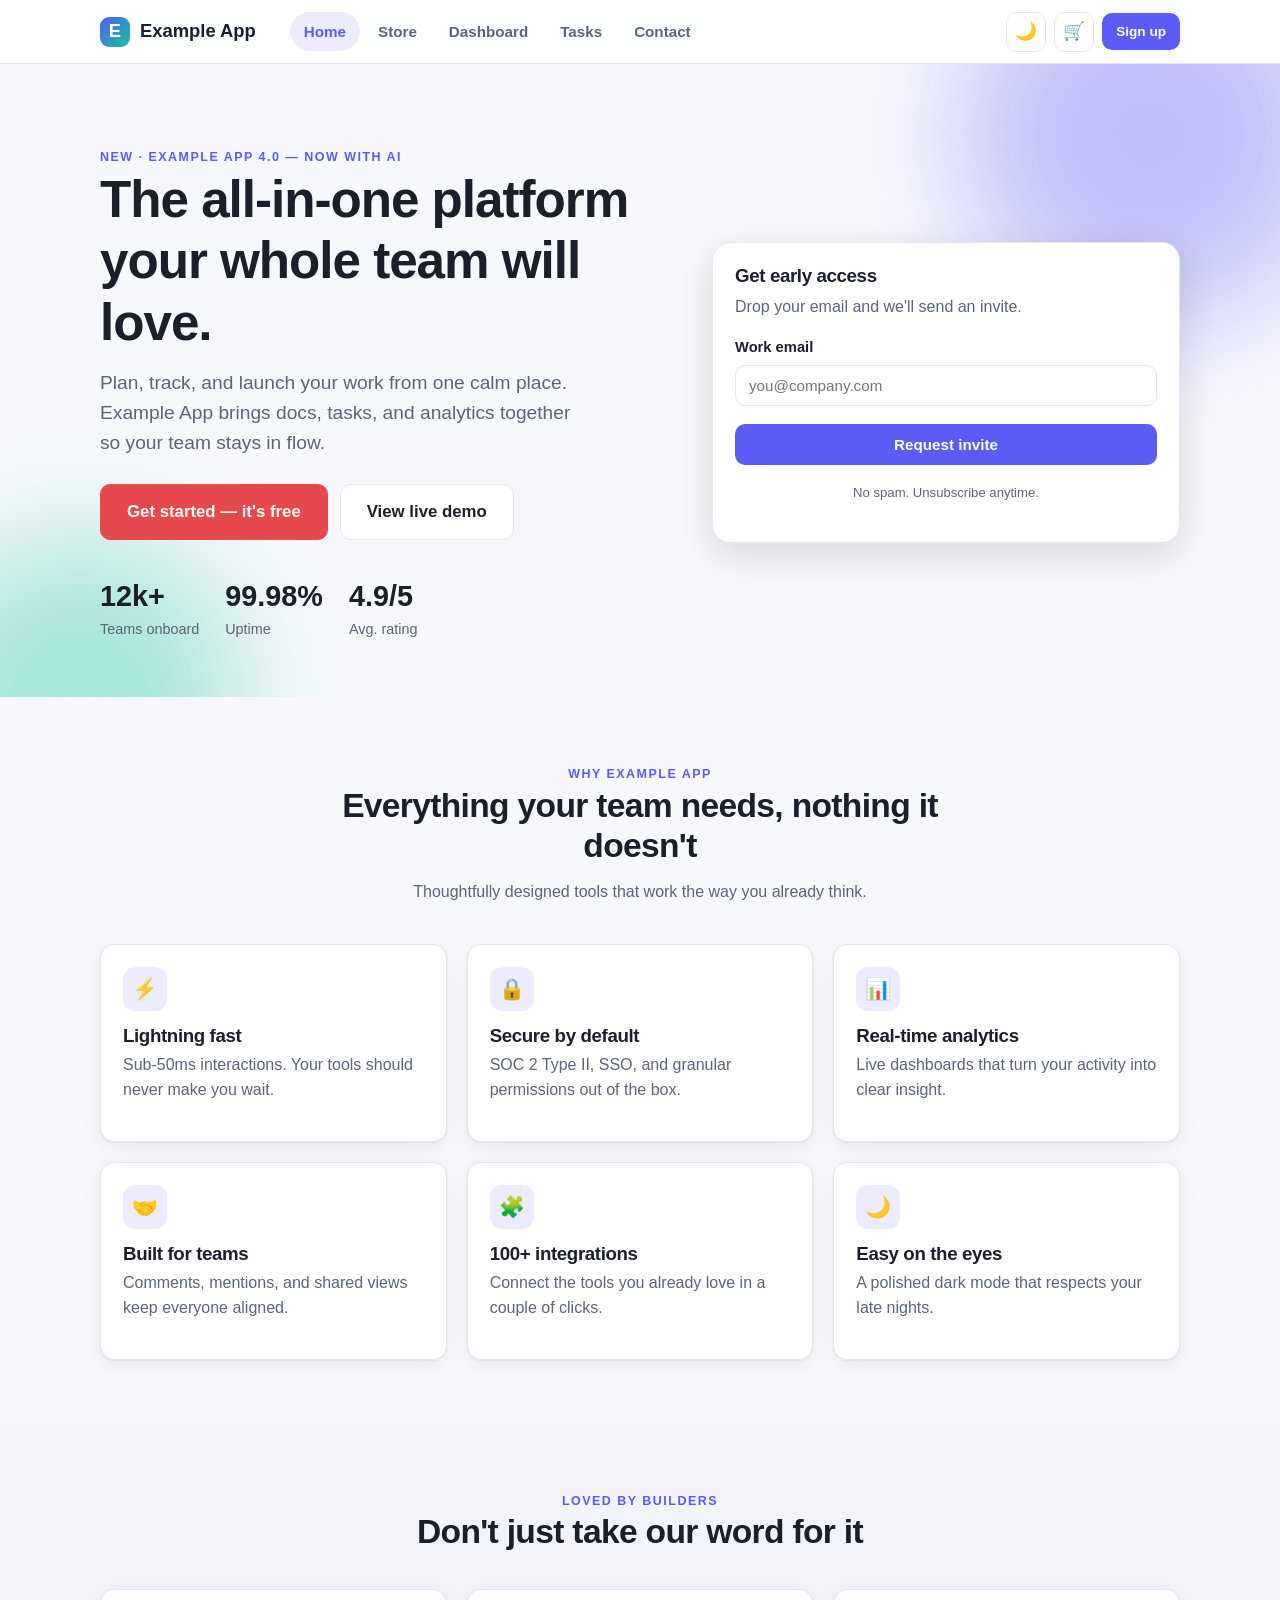
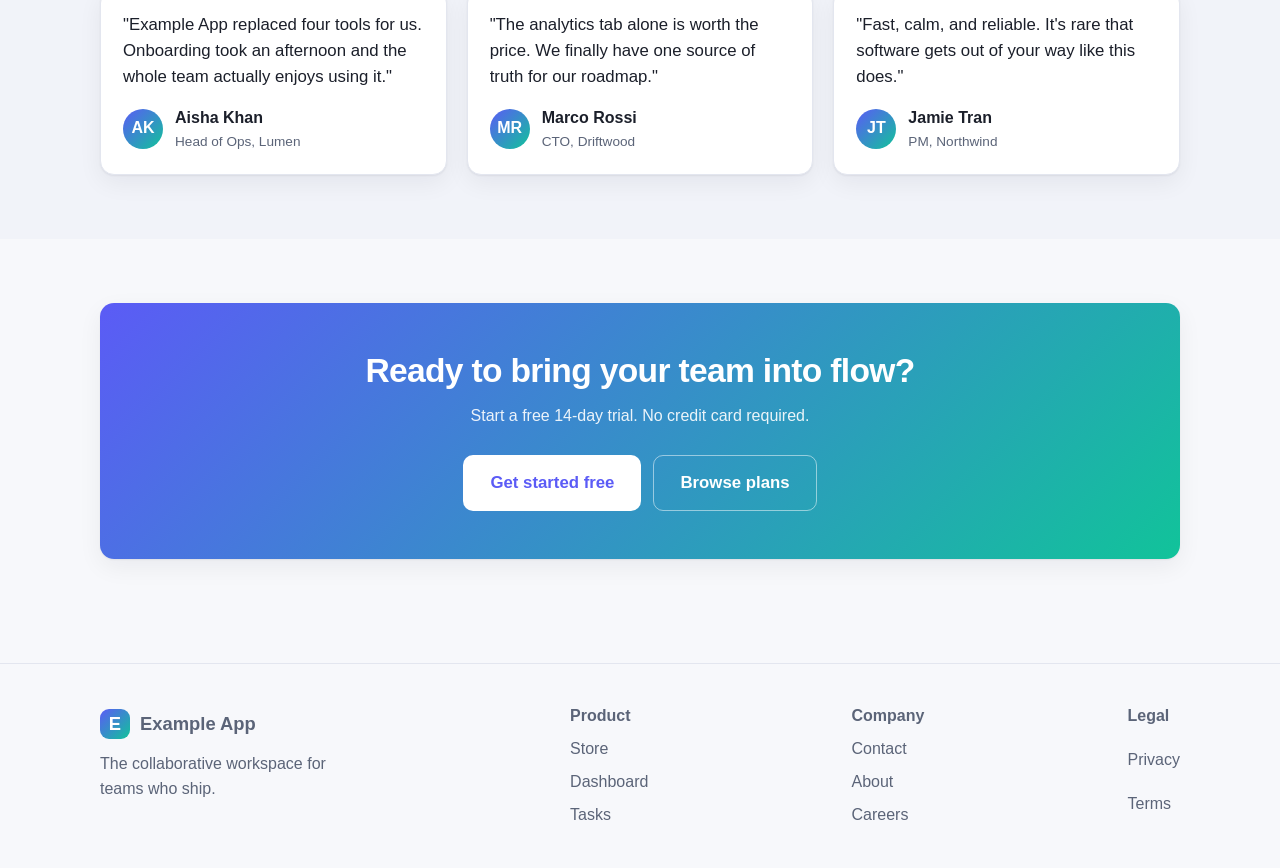
<file: index.html>
<!DOCTYPE html>
<html lang="en">
<head>
  <meta charset="UTF-8" />
  <meta name="viewport" content="width=device-width, initial-scale=1.0" />
  <title>Example App — The workspace for teams who ship</title>
  <link rel="icon" href="data:image/svg+xml,<svg xmlns='http://www.w3.org/2000/svg' viewBox='0 0 100 100'><text y='.9em' font-size='90'>☁️</text></svg>" />
  <link rel="stylesheet" href="styles.css" />
</head>
<body data-page="home">

  <!-- ============================ NAV ============================ -->
  <nav class="nav">
    <div class="nav__inner">
      <a class="brand" href="index.html"><span class="brand__logo">E</span> Example App</a>
      <div class="nav__links">
        <a class="nav__link" data-nav="home" href="index.html">Home</a>
        <a class="nav__link" data-nav="products" href="products.html">Store</a>
        <a class="nav__link" data-nav="dashboard" href="dashboard.html">Dashboard</a>
        <a class="nav__link" data-nav="tasks" href="tasks.html">Tasks</a>
        <a class="nav__link" data-nav="contact" href="contact.html">Contact</a>
      </div>
      <div class="nav__spacer"></div>
      <div class="nav__actions">
        <button id="themeToggle" class="icon-btn" aria-label="Toggle theme">🌙</button>
        <a class="icon-btn" href="products.html" aria-label="View cart" title="Cart">🛒<span id="cartBadge" class="cart-badge" style="display:none">0</span></a>
        <a class="btn btn--primary btn--sm" href="contact.html">Sign up</a>
        <button id="menuToggle" class="icon-btn nav__toggle" aria-label="Open menu">☰</button>
      </div>
    </div>
  </nav>

  <!-- ============================ HERO ============================ -->
  <header class="hero">
    <span class="blob blob--1"></span>
    <span class="blob blob--2"></span>
    <div class="container hero__grid">
      <div>
        <span class="eyebrow">New · Example App 4.0 — now with AI</span>
        <h1>The all-in-one platform your whole team will love.</h1>
        <p class="hero__lead">Plan, track, and launch your work from one calm place. Example App brings docs, tasks, and analytics together so your team stays in flow.</p>
        <div class="hero__cta">
          <a class="btn btn--primary btn--lg" href="contact.html" style="background:#e5484d;border-color:#e5484d">Get started — it's free</a>
          <a class="btn btn--secondary btn--lg" href="dashboard.html">View live demo</a>
        </div>
        <div class="stat-row">
          <div><div class="stat__num">12k+</div><div class="stat__label">Teams onboard</div></div>
          <div><div class="stat__num">99.98%</div><div class="stat__label">Uptime</div></div>
          <div><div class="stat__num">4.9/5</div><div class="stat__label">Avg. rating</div></div>
        </div>
      </div>

      <div class="hero__panel">
        <h3 class="mt-0">Get early access</h3>
        <p class="muted">Drop your email and we'll send an invite.</p>
        <form id="leadForm" class="form" novalidate>
          <div class="field">
            <label for="leadEmail">Work email</label>
            <input class="input" id="leadEmail" name="email" type="email" placeholder="you@company.com" autocomplete="email" required />
          </div>
          <button class="btn btn--primary btn--block" type="submit">Request invite</button>
          <p class="field__hint center">No spam. Unsubscribe anytime.</p>
        </form>
      </div>
    </div>
  </header>

  <!-- ========================== FEATURES ========================= -->
  <section class="section" id="features">
    <div class="container">
      <div class="center" style="max-width:620px;margin:0 auto 40px">
        <span class="eyebrow">Why Example App</span>
        <h2>Everything your team needs, nothing it doesn't</h2>
        <p class="muted">Thoughtfully designed tools that work the way you already think.</p>
      </div>
      <div class="grid grid--3">
        <div class="card feature">
          <div class="feature__icon">⚡</div>
          <h3>Lightning fast</h3>
          <p class="muted">Sub-50ms interactions. Your tools should never make you wait.</p>
        </div>
        <div class="card feature">
          <div class="feature__icon">🔒</div>
          <h3>Secure by default</h3>
          <p class="muted">SOC 2 Type II, SSO, and granular permissions out of the box.</p>
        </div>
        <div class="card feature">
          <div class="feature__icon">📊</div>
          <h3>Real-time analytics</h3>
          <p class="muted">Live dashboards that turn your activity into clear insight.</p>
        </div>
        <div class="card feature">
          <div class="feature__icon">🤝</div>
          <h3>Built for teams</h3>
          <p class="muted">Comments, mentions, and shared views keep everyone aligned.</p>
        </div>
        <div class="card feature">
          <div class="feature__icon">🧩</div>
          <h3>100+ integrations</h3>
          <p class="muted">Connect the tools you already love in a couple of clicks.</p>
        </div>
        <div class="card feature">
          <div class="feature__icon">🌙</div>
          <h3>Easy on the eyes</h3>
          <p class="muted">A polished dark mode that respects your late nights.</p>
        </div>
      </div>
    </div>
  </section>

  <!-- ========================= TESTIMONIAL ======================= -->
  <section class="section" style="background:var(--surface-2)">
    <div class="container">
      <div class="center" style="max-width:620px;margin:0 auto 36px">
        <span class="eyebrow">Loved by builders</span>
        <h2>Don't just take our word for it</h2>
      </div>
      <div class="grid grid--3">
        <div class="card">
          <p class="quote">"Example App replaced four tools for us. Onboarding took an afternoon and the whole team actually enjoys using it."</p>
          <div class="quote__author"><span class="avatar">AK</span><div><strong>Aisha Khan</strong><div class="muted" style="font-size:.85rem">Head of Ops, Lumen</div></div></div>
        </div>
        <div class="card">
          <p class="quote">"The analytics tab alone is worth the price. We finally have one source of truth for our roadmap."</p>
          <div class="quote__author"><span class="avatar">MR</span><div><strong>Marco Rossi</strong><div class="muted" style="font-size:.85rem">CTO, Driftwood</div></div></div>
        </div>
        <div class="card">
          <p class="quote">"Fast, calm, and reliable. It's rare that software gets out of your way like this does."</p>
          <div class="quote__author"><span class="avatar">JT</span><div><strong>Jamie Tran</strong><div class="muted" style="font-size:.85rem">PM, Northwind</div></div></div>
        </div>
      </div>
    </div>
  </section>

  <!-- ============================ CTA ============================ -->
  <section class="section">
    <div class="container">
      <div class="card center" style="padding:48px;background:linear-gradient(135deg,var(--primary),var(--accent));border:none;color:#fff">
        <h2 style="color:#fff">Ready to bring your team into flow?</h2>
        <p style="opacity:.9;max-width:48ch;margin:0 auto 22px">Start a free 14-day trial. No credit card required.</p>
        <div class="hero__cta" style="justify-content:center">
          <a class="btn btn--lg" style="background:#fff;color:var(--primary)" href="contact.html">Get started free</a>
          <a class="btn btn--lg btn--ghost" style="color:#fff;border-color:rgba(255,255,255,.5)" href="products.html">Browse plans</a>
        </div>
      </div>
    </div>
  </section>

  <!-- =========================== FOOTER ========================== -->
  <footer class="footer">
    <div class="container footer__grid">
      <div class="footer__col">
        <a class="brand" href="index.html"><span class="brand__logo">E</span> Example App</a>
        <p class="muted" style="max-width:30ch">The collaborative workspace for teams who ship.</p>
      </div>
      <div class="footer__col">
        <strong>Product</strong>
        <a href="products.html">Store</a>
        <a href="dashboard.html">Dashboard</a>
        <a href="tasks.html">Tasks</a>
      </div>
      <div class="footer__col">
        <strong>Company</strong>
        <a href="contact.html">Contact</a>
        <a href="#">About</a>
        <a href="#">Careers</a>
      </div>
      <div class="footer__col">
        <strong>Legal</strong>
        <a href="#">Privacy</a>
        <a href="#">Terms</a>
      </div>
    </div>
  </footer>

  <script src="app.js"></script>
  <script>
    // Hero email capture
    document.getElementById("leadForm").addEventListener("submit", function (e) {
      e.preventDefault();
      var email = document.getElementById("leadEmail");
      if (!email.value || !email.checkValidity()) {
        email.focus();
        toast("Please enter a valid email");
        return;
      }
      toast("🎉 Thanks! Invite sent to " + email.value);
      email.value = "";
    });
  </script>
</body>
</html>
</file>
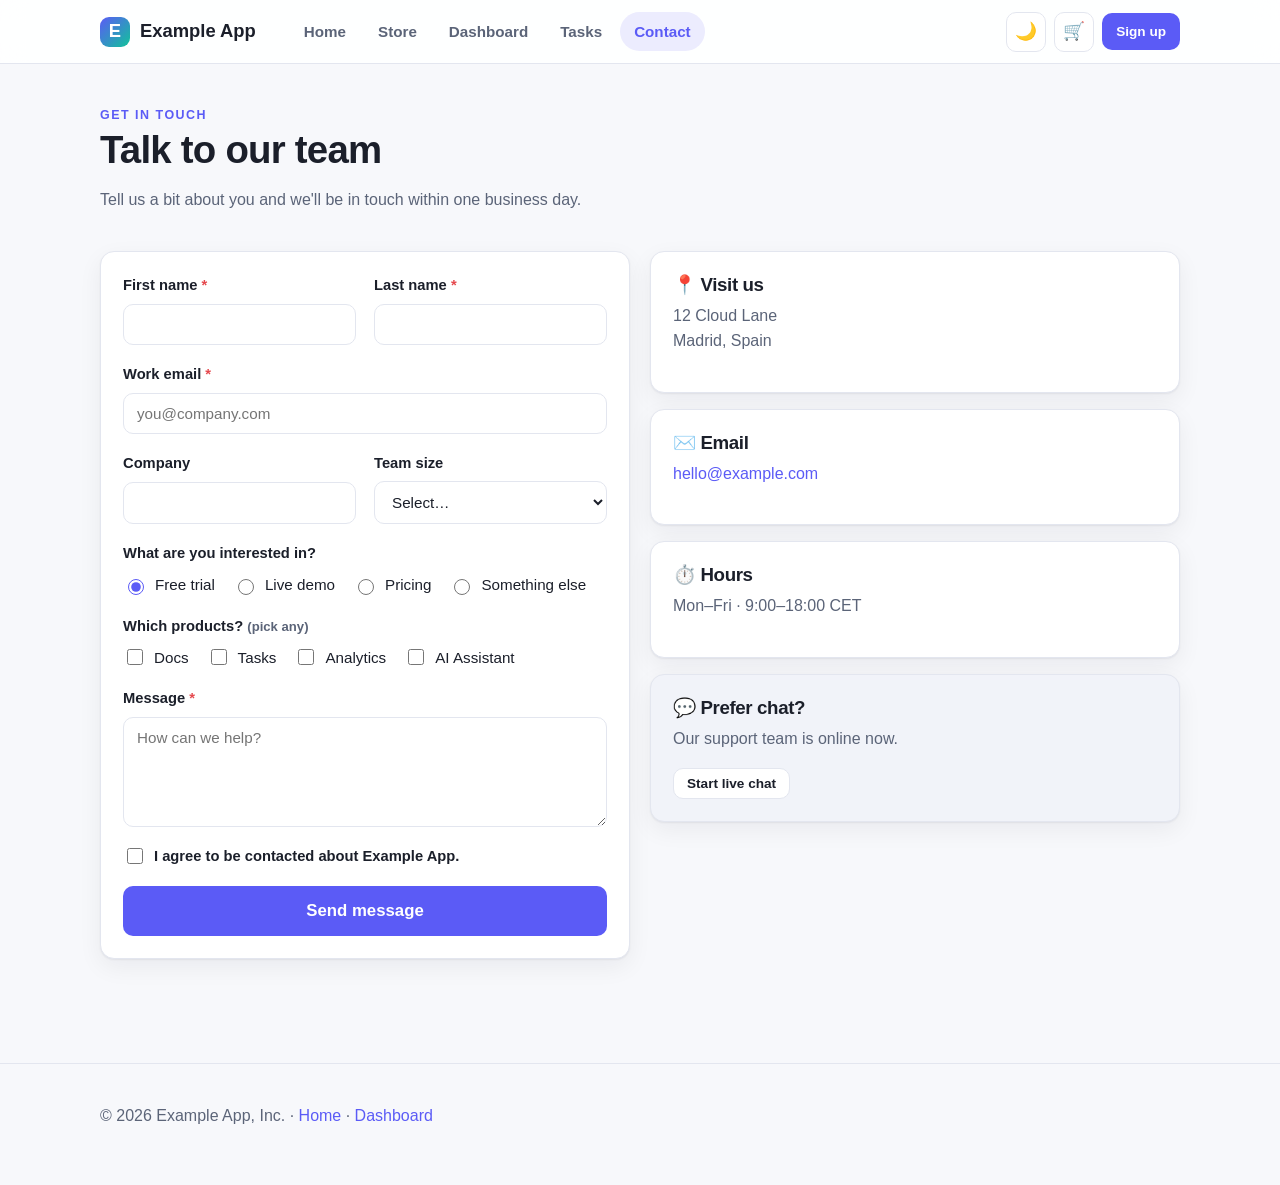
<file: contact.html>
<!DOCTYPE html>
<html lang="en">
<head>
  <meta charset="UTF-8" />
  <meta name="viewport" content="width=device-width, initial-scale=1.0" />
  <title>Contact — Example App</title>
  <link rel="icon" href="data:image/svg+xml,<svg xmlns='http://www.w3.org/2000/svg' viewBox='0 0 100 100'><text y='.9em' font-size='90'>☁️</text></svg>" />
  <link rel="stylesheet" href="styles.css" />
</head>
<body data-page="contact">

  <!-- ============================ NAV ============================ -->
  <nav class="nav">
    <div class="nav__inner">
      <a class="brand" href="index.html"><span class="brand__logo">E</span> Example App</a>
      <div class="nav__links">
        <a class="nav__link" data-nav="home" href="index.html">Home</a>
        <a class="nav__link" data-nav="products" href="products.html">Store</a>
        <a class="nav__link" data-nav="dashboard" href="dashboard.html">Dashboard</a>
        <a class="nav__link" data-nav="tasks" href="tasks.html">Tasks</a>
        <a class="nav__link" data-nav="contact" href="contact.html">Contact</a>
      </div>
      <div class="nav__spacer"></div>
      <div class="nav__actions">
        <button id="themeToggle" class="icon-btn" aria-label="Toggle theme">🌙</button>
        <a class="icon-btn" href="products.html" aria-label="View cart" title="Cart">🛒<span id="cartBadge" class="cart-badge" style="display:none">0</span></a>
        <a class="btn btn--primary btn--sm" href="contact.html">Sign up</a>
        <button id="menuToggle" class="icon-btn nav__toggle" aria-label="Open menu">☰</button>
      </div>
    </div>
  </nav>

  <!-- ========================== PAGE HEAD ======================== -->
  <section class="page-head">
    <div class="container">
      <span class="eyebrow">Get in touch</span>
      <h1>Talk to our team</h1>
      <p class="muted">Tell us a bit about you and we'll be in touch within one business day.</p>
    </div>
  </section>

  <section class="section" style="padding-top:14px">
    <div class="container grid grid--2" style="align-items:start">
      <!-- Form -->
      <div class="card">
        <form id="contactForm" class="form" novalidate>
          <div class="row-2">
            <div class="field" data-field>
              <label for="firstName">First name <span class="req">*</span></label>
              <input class="input" id="firstName" name="firstName" type="text" autocomplete="given-name" required />
              <span class="field__error">Please enter your first name.</span>
            </div>
            <div class="field" data-field>
              <label for="lastName">Last name <span class="req">*</span></label>
              <input class="input" id="lastName" name="lastName" type="text" autocomplete="family-name" required />
              <span class="field__error">Please enter your last name.</span>
            </div>
          </div>

          <div class="field" data-field>
            <label for="email">Work email <span class="req">*</span></label>
            <input class="input" id="email" name="email" type="email" placeholder="you@company.com" autocomplete="email" required />
            <span class="field__error">Please enter a valid email address.</span>
          </div>

          <div class="row-2">
            <div class="field">
              <label for="company">Company</label>
              <input class="input" id="company" name="company" type="text" autocomplete="organization" />
            </div>
            <div class="field">
              <label for="teamSize">Team size</label>
              <select class="select" id="teamSize" name="teamSize">
                <option value="">Select…</option>
                <option>Just me</option>
                <option>2–10</option>
                <option>11–50</option>
                <option>51–200</option>
                <option>200+</option>
              </select>
            </div>
          </div>

          <fieldset class="field-group">
            <legend>What are you interested in?</legend>
            <div class="choice-row">
              <label class="choice"><input type="radio" name="interest" value="trial" checked /> Free trial</label>
              <label class="choice"><input type="radio" name="interest" value="demo" /> Live demo</label>
              <label class="choice"><input type="radio" name="interest" value="pricing" /> Pricing</label>
              <label class="choice"><input type="radio" name="interest" value="other" /> Something else</label>
            </div>
          </fieldset>

          <fieldset class="field-group">
            <legend>Which products? <span class="field__hint">(pick any)</span></legend>
            <div class="choice-row">
              <label class="choice"><input type="checkbox" name="products" value="docs" /> Docs</label>
              <label class="choice"><input type="checkbox" name="products" value="tasks" /> Tasks</label>
              <label class="choice"><input type="checkbox" name="products" value="analytics" /> Analytics</label>
              <label class="choice"><input type="checkbox" name="products" value="ai" /> AI Assistant</label>
            </div>
          </fieldset>

          <div class="field" data-field>
            <label for="message">Message <span class="req">*</span></label>
            <textarea class="textarea" id="message" name="message" placeholder="How can we help?" required></textarea>
            <span class="field__error">Please add a short message.</span>
          </div>

          <div class="field">
            <label class="choice"><input type="checkbox" id="agree" name="agree" /> I agree to be contacted about Example App.</label>
          </div>

          <button class="btn btn--primary btn--lg" type="submit">Send message</button>
        </form>

        <!-- Success state -->
        <div id="successMsg" class="center" style="display:none;padding:30px 10px">
          <div style="font-size:3rem">✅</div>
          <h3>Message sent!</h3>
          <p class="muted">Thanks for reaching out. We'll reply to <strong id="echoEmail"></strong> soon.</p>
          <button id="sendAnother" class="btn btn--secondary">Send another</button>
        </div>
      </div>

      <!-- Aside -->
      <div class="grid" style="gap:16px">
        <div class="card">
          <h3 class="mt-0">📍 Visit us</h3>
          <p class="muted mt-0">12 Cloud Lane<br />Madrid, Spain</p>
        </div>
        <div class="card">
          <h3 class="mt-0">✉️ Email</h3>
          <p class="muted mt-0"><a href="mailto:hello@example.com">hello@example.com</a></p>
        </div>
        <div class="card">
          <h3 class="mt-0">⏱️ Hours</h3>
          <p class="muted mt-0">Mon–Fri · 9:00–18:00 CET</p>
        </div>
        <div class="card" style="background:var(--surface-2)">
          <h3 class="mt-0">💬 Prefer chat?</h3>
          <p class="muted">Our support team is online now.</p>
          <button class="btn btn--secondary btn--sm" onclick="toast('Live chat coming soon!')">Start live chat</button>
        </div>
      </div>
    </div>
  </section>

  <footer class="footer">
    <div class="container"><p class="muted mt-0">© 2026 Example App, Inc. · <a href="index.html">Home</a> · <a href="dashboard.html">Dashboard</a></p></div>
  </footer>

  <script src="app.js"></script>
  <script>
    var form = document.getElementById("contactForm");

    function setError(field, on) {
      if (on) field.classList.add("has-error");
      else field.classList.remove("has-error");
    }

    form.addEventListener("submit", function (e) {
      e.preventDefault();
      var ok = true;
      var firstError = null;

      document.querySelectorAll("[data-field]").forEach(function (field) {
        var control = field.querySelector(".input, .textarea");
        var valid = control.checkValidity() && control.value.trim() !== "";
        setError(field, !valid);
        if (!valid && !firstError) firstError = control;
        if (!valid) ok = false;
      });

      if (!document.getElementById("agree").checked) {
        ok = false;
        toast("Please agree to be contacted.");
        if (!firstError) firstError = document.getElementById("agree");
      }

      if (!ok) {
        if (firstError) firstError.focus();
        return;
      }

      // Success
      document.getElementById("echoEmail").textContent = document.getElementById("email").value;
      form.style.display = "none";
      document.getElementById("successMsg").style.display = "block";
      toast("✅ Message sent!");
    });

    document.getElementById("sendAnother").addEventListener("click", function () {
      form.reset();
      document.querySelectorAll("[data-field]").forEach(function (f) { setError(f, false); });
      form.style.display = "grid";
      document.getElementById("successMsg").style.display = "none";
    });
  </script>
</body>
</html>
</file>
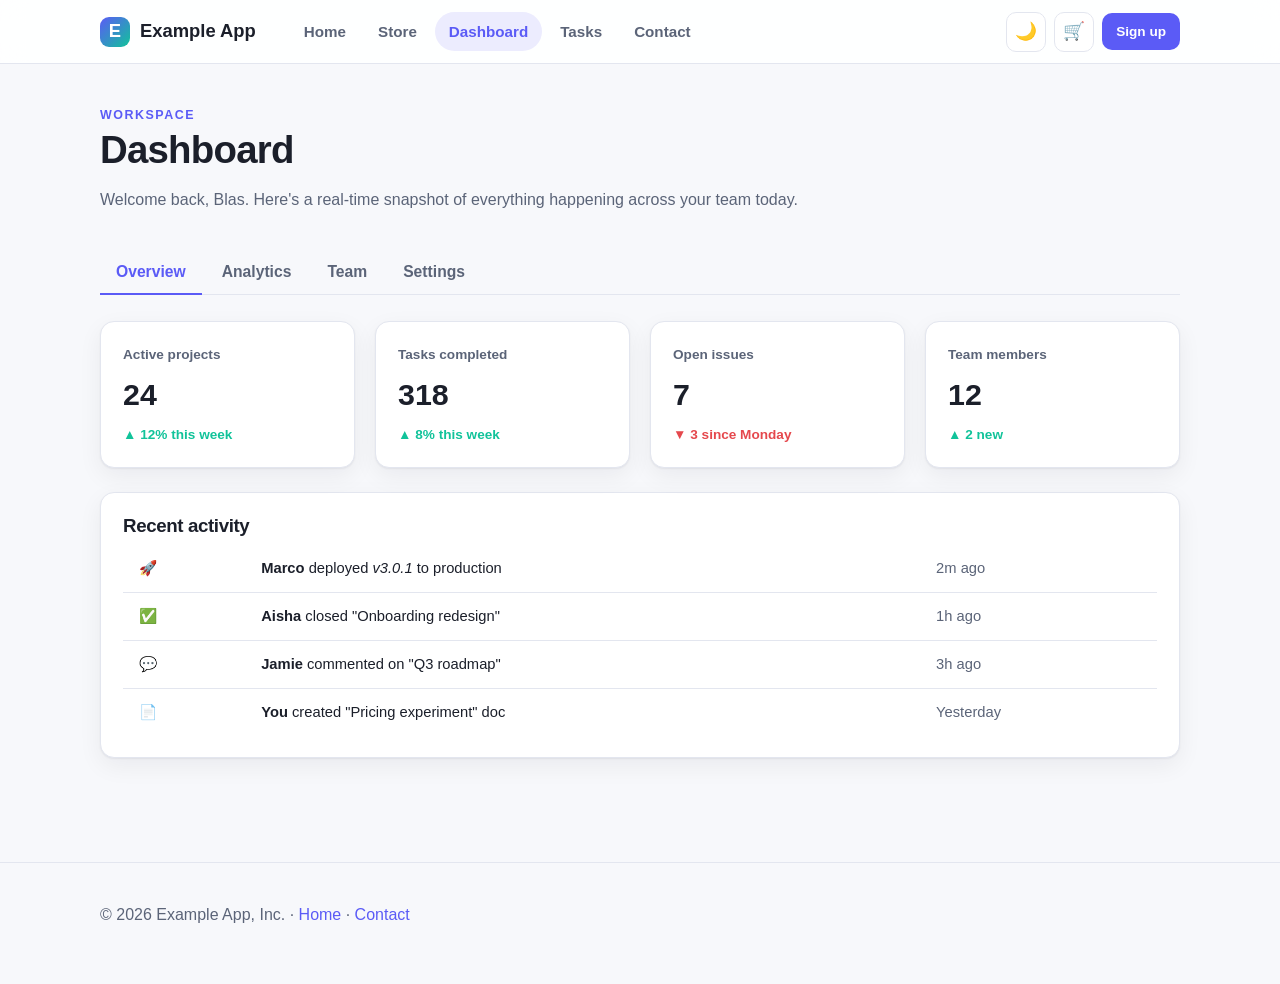
<file: dashboard.html>
<!DOCTYPE html>
<html lang="en">
<head>
  <meta charset="UTF-8" />
  <meta name="viewport" content="width=device-width, initial-scale=1.0" />
  <title>Dashboard — Example App</title>
  <link rel="icon" href="data:image/svg+xml,<svg xmlns='http://www.w3.org/2000/svg' viewBox='0 0 100 100'><text y='.9em' font-size='90'>☁️</text></svg>" />
  <link rel="stylesheet" href="styles.css" />
</head>
<body data-page="dashboard">

  <!-- ============================ NAV ============================ -->
  <nav class="nav">
    <div class="nav__inner">
      <a class="brand" href="index.html"><span class="brand__logo">E</span> Example App</a>
      <div class="nav__links">
        <a class="nav__link" data-nav="home" href="index.html">Home</a>
        <a class="nav__link" data-nav="products" href="products.html">Store</a>
        <a class="nav__link" data-nav="dashboard" href="dashboard.html">Dashboard</a>
        <a class="nav__link" data-nav="tasks" href="tasks.html">Tasks</a>
        <a class="nav__link" data-nav="contact" href="contact.html">Contact</a>
      </div>
      <div class="nav__spacer"></div>
      <div class="nav__actions">
        <button id="themeToggle" class="icon-btn" aria-label="Toggle theme">🌙</button>
        <a class="icon-btn" href="products.html" aria-label="View cart" title="Cart">🛒<span id="cartBadge" class="cart-badge" style="display:none">0</span></a>
        <a class="btn btn--primary btn--sm" href="contact.html">Sign up</a>
        <button id="menuToggle" class="icon-btn nav__toggle" aria-label="Open menu">☰</button>
      </div>
    </div>
  </nav>

  <!-- ========================== PAGE HEAD ======================== -->
  <section class="page-head">
    <div class="container">
      <span class="eyebrow">Workspace</span>
      <h1>Dashboard</h1>
      <p class="muted">Welcome back, Blas. Here's a real-time snapshot of everything happening across your team today.</p>
    </div>
  </section>

  <section class="section" style="padding-top:14px">
    <div class="container">
      <!-- Tabs -->
      <div class="tabs" role="tablist">
        <button class="tab is-active" role="tab" data-tab="overview">Overview</button>
        <button class="tab" role="tab" data-tab="analytics">Analytics</button>
        <button class="tab" role="tab" data-tab="team">Team</button>
        <button class="tab" role="tab" data-tab="settings">Settings</button>
      </div>

      <!-- Overview -->
      <div class="tab-panel is-active" id="tab-overview" role="tabpanel">
        <div class="grid grid--4" style="margin-bottom:24px">
          <div class="card stat-card"><span class="stat-card__label">Active projects</span><span class="stat-card__value">24</span><span class="trend trend--up">▲ 12% this week</span></div>
          <div class="card stat-card"><span class="stat-card__label">Tasks completed</span><span class="stat-card__value">318</span><span class="trend trend--up">▲ 8% this week</span></div>
          <div class="card stat-card"><span class="stat-card__label">Open issues</span><span class="stat-card__value">7</span><span class="trend trend--down">▼ 3 since Monday</span></div>
          <div class="card stat-card"><span class="stat-card__label">Team members</span><span class="stat-card__value">12</span><span class="trend trend--up">▲ 2 new</span></div>
        </div>
        <div class="card">
          <h3 class="mt-0">Recent activity</h3>
          <table>
            <tbody>
              <tr><td>🚀</td><td><strong>Marco</strong> deployed <em>v3.0.1</em> to production</td><td class="muted">2m ago</td></tr>
              <tr><td>✅</td><td><strong>Aisha</strong> closed "Onboarding redesign"</td><td class="muted">1h ago</td></tr>
              <tr><td>💬</td><td><strong>Jamie</strong> commented on "Q3 roadmap"</td><td class="muted">3h ago</td></tr>
              <tr><td>📄</td><td><strong>You</strong> created "Pricing experiment" doc</td><td class="muted">Yesterday</td></tr>
            </tbody>
          </table>
        </div>
      </div>

      <!-- Analytics -->
      <div class="tab-panel" id="tab-analytics" role="tabpanel">
        <div class="card" style="margin-bottom:24px">
          <div style="display:flex;justify-content:space-between;align-items:center;flex-wrap:wrap;gap:10px">
            <h3 class="mt-0">Weekly active users</h3>
            <select class="select" id="rangeSelect" style="max-width:160px">
              <option>Last 7 days</option>
              <option>Last 30 days</option>
              <option>Last quarter</option>
            </select>
          </div>
          <div id="chart" style="display:flex;align-items:flex-end;gap:14px;height:180px;margin-top:18px;padding-top:10px"></div>
        </div>
        <div class="grid grid--3">
          <div class="card stat-card"><span class="stat-card__label">Avg session</span><span class="stat-card__value">14m</span><span class="trend trend--up">▲ 1.2m</span></div>
          <div class="card stat-card"><span class="stat-card__label">Bounce rate</span><span class="stat-card__value">22%</span><span class="trend trend--down">▼ 4%</span></div>
          <div class="card stat-card"><span class="stat-card__label">Conversion</span><span class="stat-card__value">3.8%</span><span class="trend trend--up">▲ 0.5%</span></div>
        </div>
      </div>

      <!-- Team -->
      <div class="tab-panel" id="tab-team" role="tabpanel">
        <div class="table-wrap">
          <table>
            <thead><tr><th>Member</th><th>Role</th><th>Status</th><th>Last active</th></tr></thead>
            <tbody>
              <tr><td>Aisha Khan</td><td>Head of Ops</td><td><span class="badge badge--green">Active</span></td><td class="muted">Just now</td></tr>
              <tr><td>Marco Rossi</td><td>CTO</td><td><span class="badge badge--green">Active</span></td><td class="muted">5m ago</td></tr>
              <tr><td>Jamie Tran</td><td>Product Manager</td><td><span class="badge badge--amber">Away</span></td><td class="muted">40m ago</td></tr>
              <tr><td>Priya Patel</td><td>Designer</td><td><span class="badge badge--green">Active</span></td><td class="muted">12m ago</td></tr>
              <tr><td>Tom Becker</td><td>Engineer</td><td><span class="badge badge--gray">Offline</span></td><td class="muted">2d ago</td></tr>
              <tr><td>Lena Vogel</td><td>Support</td><td><span class="badge badge--red">On leave</span></td><td class="muted">1w ago</td></tr>
            </tbody>
          </table>
        </div>
      </div>

      <!-- Settings -->
      <div class="tab-panel" id="tab-settings" role="tabpanel">
        <div class="card" style="max-width:560px">
          <h3 class="mt-0">Workspace settings</h3>
          <form id="settingsForm" class="form">
            <div class="field">
              <label for="wsName">Workspace name</label>
              <input class="input" id="wsName" name="wsName" type="text" value="Blas's Team" />
            </div>
            <div class="field">
              <label for="tz">Timezone</label>
              <select class="select" id="tz" name="tz">
                <option>UTC</option>
                <option selected>Europe/Madrid</option>
                <option>America/New_York</option>
                <option>Asia/Tokyo</option>
              </select>
            </div>
            <div style="display:flex;align-items:center;justify-content:space-between">
              <div><strong>Email notifications</strong><div class="field__hint">Get a daily digest of activity.</div></div>
              <label class="switch"><input type="checkbox" id="emailNotif" checked /><span class="switch__track"></span></label>
            </div>
            <div style="display:flex;align-items:center;justify-content:space-between">
              <div><strong>Public profile</strong><div class="field__hint">Let anyone with the link view your profile.</div></div>
              <label class="switch"><input type="checkbox" id="publicProfile" /><span class="switch__track"></span></label>
            </div>
            <div style="display:flex;gap:10px">
              <button class="btn btn--primary" type="submit">Save changes</button>
              <button class="btn btn--ghost" type="reset">Reset</button>
            </div>
          </form>
        </div>
      </div>
    </div>
  </section>

  <footer class="footer">
    <div class="container"><p class="muted mt-0">© 2026 Example App, Inc. · <a href="index.html">Home</a> · <a href="contact.html">Contact</a></p></div>
  </footer>

  <script src="app.js"></script>
  <script>
    /* ----- Tabs ----- */
    var tabs = document.querySelectorAll(".tab");
    tabs.forEach(function (tab) {
      tab.addEventListener("click", function () {
        tabs.forEach(function (t) { t.classList.remove("is-active"); });
        document.querySelectorAll(".tab-panel").forEach(function (p) { p.classList.remove("is-active"); });
        tab.classList.add("is-active");
        document.getElementById("tab-" + tab.getAttribute("data-tab")).classList.add("is-active");
      });
    });

    /* ----- Mini bar chart (pure CSS bars) ----- */
    var data = { "Last 7 days": [40, 62, 55, 80, 72, 90, 68], "Last 30 days": [55, 60, 48, 75, 82, 70, 95], "Last quarter": [30, 50, 65, 60, 78, 88, 99] };
    var labels = ["M", "T", "W", "T", "F", "S", "S"];
    function drawChart(key) {
      var chart = document.getElementById("chart");
      chart.innerHTML = "";
      data[key].forEach(function (v, i) {
        var col = document.createElement("div");
        col.style.cssText = "flex:1;display:flex;flex-direction:column;align-items:center;gap:6px;height:100%;justify-content:flex-end";
        col.innerHTML =
          '<div style="width:100%;height:' + v + '%;background:linear-gradient(180deg,var(--primary),var(--accent));border-radius:6px 6px 0 0" title="' + v + 'k"></div>' +
          '<span class="muted" style="font-size:.8rem">' + labels[i] + '</span>';
        chart.appendChild(col);
      });
    }
    document.getElementById("rangeSelect").addEventListener("change", function (e) { drawChart(e.target.value); });
    drawChart("Last 7 days");

    /* ----- Settings ----- */
    document.getElementById("settingsForm").addEventListener("submit", function (e) {
      e.preventDefault();
      toast("✅ Settings saved");
    });
    document.getElementById("settingsForm").addEventListener("reset", function () {
      setTimeout(function () { toast("Settings reset to defaults"); }, 0);
    });
  </script>
</body>
</html>
</file>
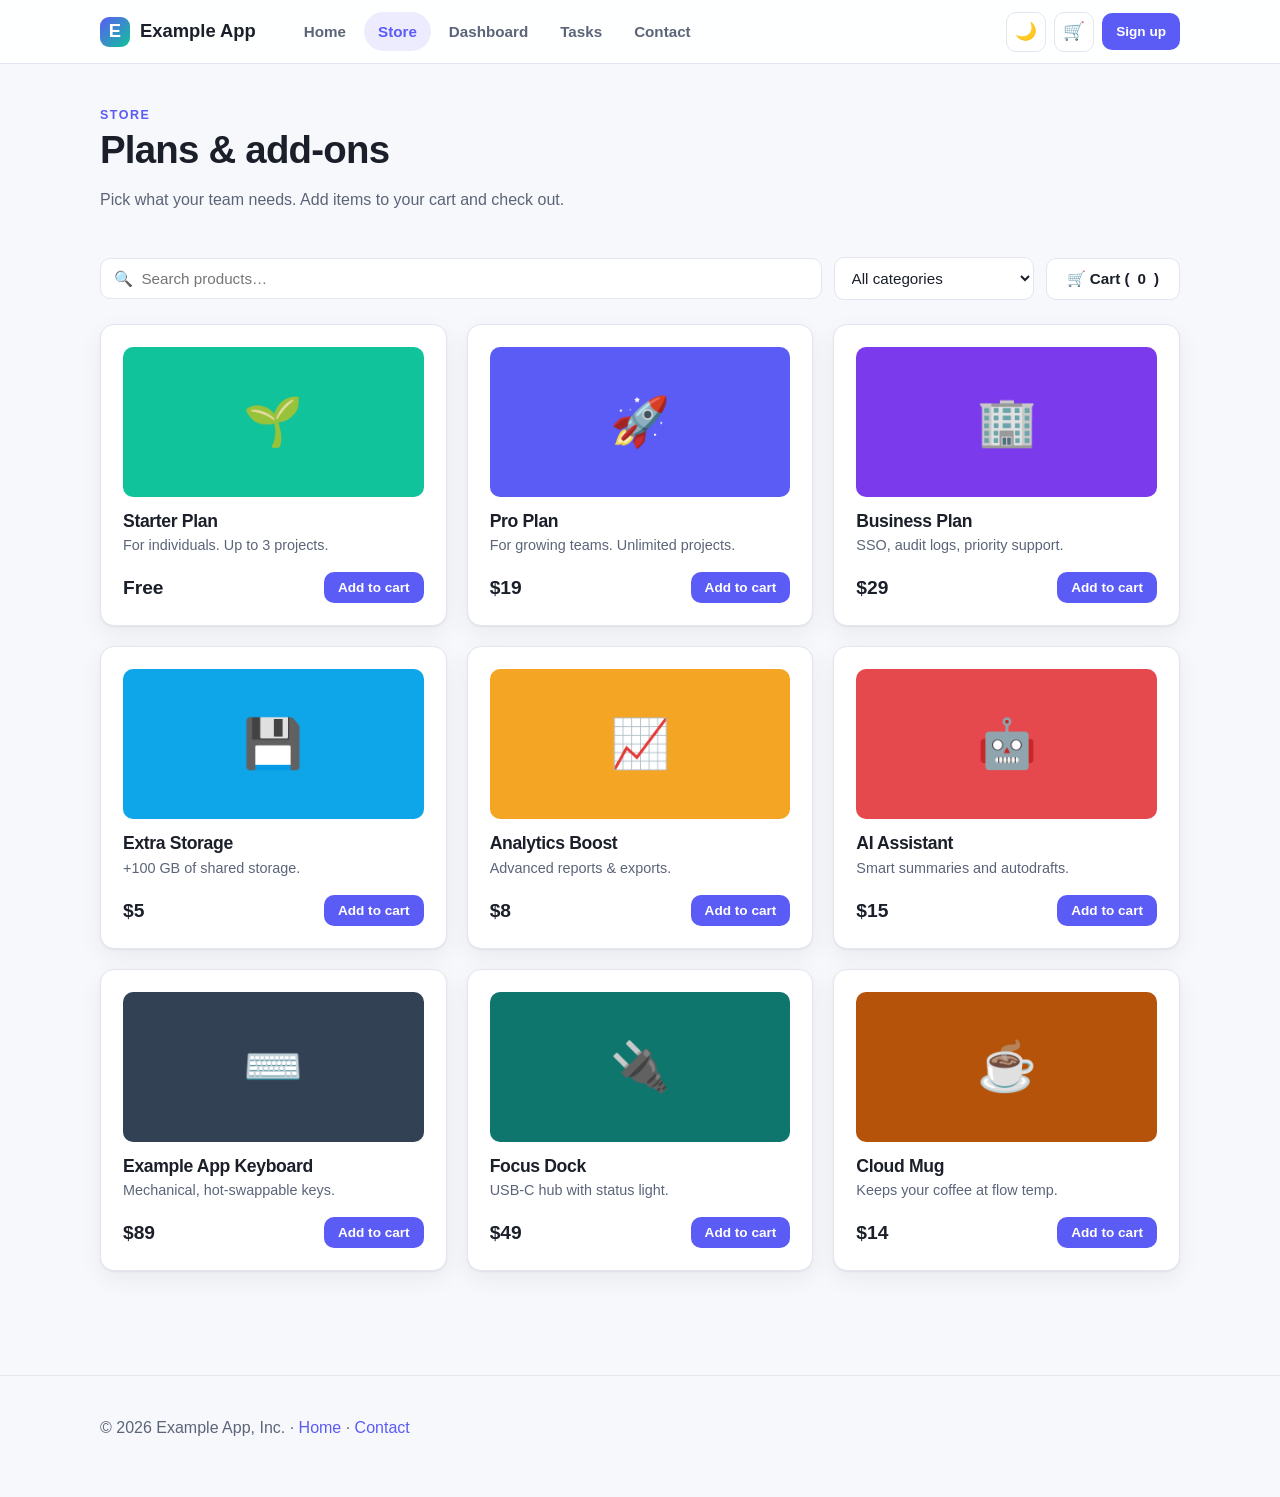
<file: products.html>
<!DOCTYPE html>
<html lang="en">
<head>
  <meta charset="UTF-8" />
  <meta name="viewport" content="width=device-width, initial-scale=1.0" />
  <title>Store — Example App</title>
  <link rel="icon" href="data:image/svg+xml,<svg xmlns='http://www.w3.org/2000/svg' viewBox='0 0 100 100'><text y='.9em' font-size='90'>☁️</text></svg>" />
  <link rel="stylesheet" href="styles.css" />
</head>
<body data-page="products">

  <!-- ============================ NAV ============================ -->
  <nav class="nav">
    <div class="nav__inner">
      <a class="brand" href="index.html"><span class="brand__logo">E</span> Example App</a>
      <div class="nav__links">
        <a class="nav__link" data-nav="home" href="index.html">Home</a>
        <a class="nav__link" data-nav="products" href="products.html">Store</a>
        <a class="nav__link" data-nav="dashboard" href="dashboard.html">Dashboard</a>
        <a class="nav__link" data-nav="tasks" href="tasks.html">Tasks</a>
        <a class="nav__link" data-nav="contact" href="contact.html">Contact</a>
      </div>
      <div class="nav__spacer"></div>
      <div class="nav__actions">
        <button id="themeToggle" class="icon-btn" aria-label="Toggle theme">🌙</button>
        <button id="cartOpen" class="icon-btn" aria-label="View cart" title="Cart">🛒<span id="cartBadge" class="cart-badge" style="display:none">0</span></button>
        <a class="btn btn--primary btn--sm" href="contact.html">Sign up</a>
        <button id="menuToggle" class="icon-btn nav__toggle" aria-label="Open menu">☰</button>
      </div>
    </div>
  </nav>

  <!-- ========================== PAGE HEAD ======================== -->
  <section class="page-head">
    <div class="container">
      <span class="eyebrow">Store</span>
      <h1>Plans &amp; add-ons</h1>
      <p class="muted">Pick what your team needs. Add items to your cart and check out.</p>
    </div>
  </section>

  <!-- =========================== CATALOG ========================= -->
  <section class="section" style="padding-top:20px">
    <div class="container">
      <div class="toolbar">
        <input id="search" class="input search" type="search" placeholder="🔍  Search products…" aria-label="Search products" />
        <select id="category" class="select" aria-label="Filter by category" style="max-width:200px">
          <option value="all">All categories</option>
          <option value="plan">Plans</option>
          <option value="addon">Add-ons</option>
          <option value="hardware">Hardware</option>
        </select>
        <button id="cartOpen2" class="btn btn--secondary">🛒 Cart (<span id="cartCountInline">0</span>)</button>
      </div>

      <div id="grid" class="grid grid--3"></div>
      <p id="noResults" class="empty" style="display:none">No products match your search.</p>
    </div>
  </section>

  <!-- ========================== CART MODAL ======================= -->
  <div id="cartModal" class="modal-overlay" role="dialog" aria-modal="true" aria-labelledby="cartTitle">
    <div class="modal">
      <div class="modal__head">
        <h3 id="cartTitle" class="mt-0">Your cart</h3>
        <button id="cartClose" class="modal__close" aria-label="Close">×</button>
      </div>
      <div id="cartLines"></div>
      <div class="cart-total"><span>Total</span><span id="cartTotal">$0</span></div>
      <button id="checkout" class="btn btn--primary btn--block">Checkout</button>
      <button id="clearCart" class="btn btn--ghost btn--block" style="margin-top:8px">Clear cart</button>
    </div>
  </div>

  <footer class="footer">
    <div class="container"><p class="muted mt-0">© 2026 Example App, Inc. · <a href="index.html">Home</a> · <a href="contact.html">Contact</a></p></div>
  </footer>

  <script src="app.js"></script>
  <script>
    var PRODUCTS = [
      { id: "starter",  name: "Starter Plan",     cat: "plan",     price: 0,   emoji: "🌱", bg: "#11c39a", desc: "For individuals. Up to 3 projects." },
      { id: "pro",      name: "Pro Plan",         cat: "plan",     price: 19,  emoji: "🚀", bg: "#5b5bf6", desc: "For growing teams. Unlimited projects." },
      { id: "business", name: "Business Plan",    cat: "plan",     price: 29,  emoji: "🏢", bg: "#7c3aed", desc: "SSO, audit logs, priority support." },
      { id: "storage",  name: "Extra Storage",    cat: "addon",    price: 5,   emoji: "💾", bg: "#0ea5e9", desc: "+100 GB of shared storage." },
      { id: "analytics",name: "Analytics Boost",  cat: "addon",    price: 8,   emoji: "📈", bg: "#f5a524", desc: "Advanced reports & exports." },
      { id: "ai",       name: "AI Assistant",     cat: "addon",    price: 15,  emoji: "🤖", bg: "#e5484d", desc: "Smart summaries and autodrafts." },
      { id: "keyboard", name: "Example App Keyboard",  cat: "hardware", price: 89,  emoji: "⌨️", bg: "#334155", desc: "Mechanical, hot-swappable keys." },
      { id: "dock",     name: "Focus Dock",       cat: "hardware", price: 49,  emoji: "🔌", bg: "#0f766e", desc: "USB-C hub with status light." },
      { id: "mug",      name: "Cloud Mug",        cat: "hardware", price: 14,  emoji: "☕", bg: "#b45309", desc: "Keeps your coffee at flow temp." }
    ];

    var CART_ITEMS_KEY = "nimbus-cart-items";
    function loadCart() { try { return JSON.parse(localStorage.getItem(CART_ITEMS_KEY)) || {}; } catch (e) { return {}; } }
    function saveCart(c) { localStorage.setItem(CART_ITEMS_KEY, JSON.stringify(c)); syncBadge(c); }
    function cartCount(c) { return Object.values(c).reduce(function (a, b) { return a + b; }, 0); }
    function syncBadge(c) {
      var n = cartCount(c);
      window.nimbusCart.set(n);
      document.getElementById("cartCountInline").textContent = n;
    }

    var grid = document.getElementById("grid");
    function render() {
      var q = document.getElementById("search").value.trim().toLowerCase();
      var cat = document.getElementById("category").value;
      var matches = PRODUCTS.filter(function (p) {
        var okCat = cat === "all" || p.cat === cat;
        var okQ = !q || p.name.toLowerCase().indexOf(q) !== -1 || p.desc.toLowerCase().indexOf(q) !== -1;
        return okCat && okQ;
      });
      grid.innerHTML = "";
      matches.forEach(function (p) {
        var card = document.createElement("div");
        card.className = "card product";
        card.innerHTML =
          '<div class="product__media" style="background:' + p.bg + '">' + p.emoji + '</div>' +
          '<h3>' + p.name + '</h3>' +
          '<p class="muted" style="font-size:.9rem">' + p.desc + '</p>' +
          '<div class="product__foot">' +
            '<span class="product__price">' + (p.price === 0 ? "Free" : "$" + p.price) + '</span>' +
            '<button class="btn btn--primary btn--sm" data-add="' + p.id + '">Add to cart</button>' +
          '</div>';
        grid.appendChild(card);
      });
      document.getElementById("noResults").style.display = matches.length ? "none" : "block";
    }

    grid.addEventListener("click", function (e) {
      var btn = e.target.closest("[data-add]");
      if (!btn) return;
      var id = btn.getAttribute("data-add");
      var prod = PRODUCTS.find(function (p) { return p.id === id; });
      if (!prod) return;
      var cart = loadCart();
      cart[id] = (cart[id] || 0) + 1;
      saveCart(cart);
      toast("Added " + prod.name + " to cart");
    });

    document.getElementById("search").addEventListener("input", render);
    document.getElementById("category").addEventListener("change", render);

    /* ----- Cart modal ----- */
    var modal = document.getElementById("cartModal");
    function openCart() { renderCart(); modal.classList.add("is-open"); }
    function closeCart() { modal.classList.remove("is-open"); }
    function renderCart() {
      var cart = loadCart();
      var lines = document.getElementById("cartLines");
      var ids = Object.keys(cart);
      if (!ids.length) { lines.innerHTML = '<p class="empty">Your cart is empty.</p>'; document.getElementById("cartTotal").textContent = "$0"; return; }
      var total = 0;
      lines.innerHTML = ids.map(function (id) {
        var p = PRODUCTS.find(function (x) { return x.id === id; });
        if (!p) return "";
        var sub = p.price * cart[id];
        total += sub;
        return '<div class="cart-line"><span>' + p.emoji + ' ' + p.name + ' × ' + cart[id] + '</span><strong>' + (sub === 0 ? "Free" : "$" + sub) + '</strong></div>';
      }).join("");
      document.getElementById("cartTotal").textContent = "$" + total;
    }

    document.getElementById("cartOpen").addEventListener("click", openCart);
    document.getElementById("cartOpen2").addEventListener("click", openCart);
    document.getElementById("cartClose").addEventListener("click", closeCart);
    modal.addEventListener("click", function (e) { if (e.target === modal) closeCart(); });
    document.addEventListener("keydown", function (e) { if (e.key === "Escape") closeCart(); });
    document.getElementById("clearCart").addEventListener("click", function () { saveCart({}); renderCart(); toast("Cart cleared"); });
    document.getElementById("checkout").addEventListener("click", function () {
      var cart = loadCart();
      if (!cartCount(cart)) { toast("Your cart is empty"); return; }
      saveCart({}); renderCart(); closeCart(); toast("✅ Order placed! Thank you.");
    });

    // init
    syncBadge(loadCart());
    render();
  </script>
</body>
</html>
</file>
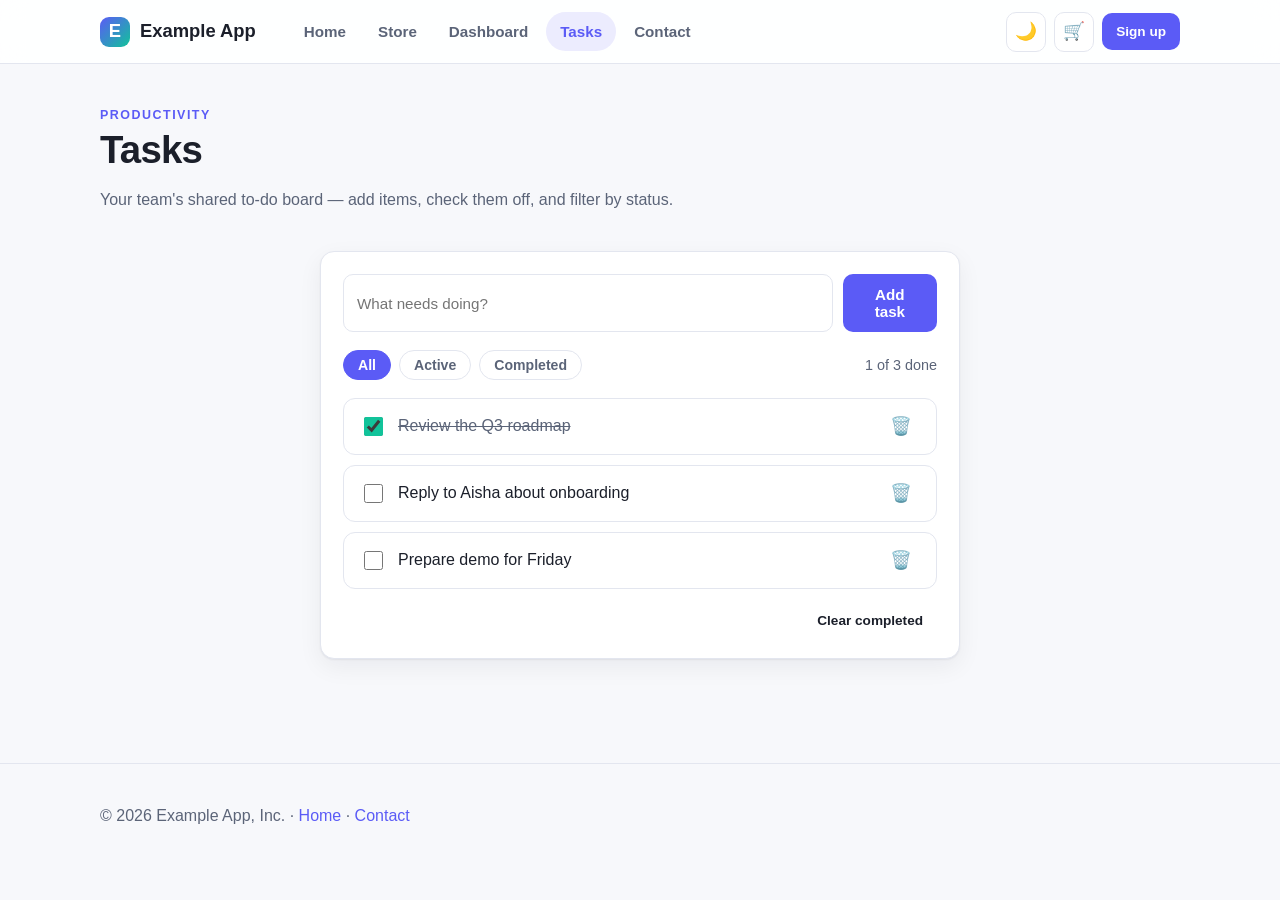
<file: tasks.html>
<!DOCTYPE html>
<html lang="en">
<head>
  <meta charset="UTF-8" />
  <meta name="viewport" content="width=device-width, initial-scale=1.0" />
  <title>Tasks — Example App</title>
  <link rel="icon" href="data:image/svg+xml,<svg xmlns='http://www.w3.org/2000/svg' viewBox='0 0 100 100'><text y='.9em' font-size='90'>☁️</text></svg>" />
  <link rel="stylesheet" href="styles.css" />
</head>
<body data-page="tasks">

  <!-- ============================ NAV ============================ -->
  <nav class="nav">
    <div class="nav__inner">
      <a class="brand" href="index.html"><span class="brand__logo">E</span> Example App</a>
      <div class="nav__links">
        <a class="nav__link" data-nav="home" href="index.html">Home</a>
        <a class="nav__link" data-nav="products" href="products.html">Store</a>
        <a class="nav__link" data-nav="dashboard" href="dashboard.html">Dashboard</a>
        <a class="nav__link" data-nav="tasks" href="tasks.html">Tasks</a>
        <a class="nav__link" data-nav="contact" href="contact.html">Contact</a>
      </div>
      <div class="nav__spacer"></div>
      <div class="nav__actions">
        <button id="themeToggle" class="icon-btn" aria-label="Toggle theme">🌙</button>
        <a class="icon-btn" href="products.html" aria-label="View cart" title="Cart">🛒<span id="cartBadge" class="cart-badge" style="display:none">0</span></a>
        <a class="btn btn--primary btn--sm" href="contact.html">Sign up</a>
        <button id="menuToggle" class="icon-btn nav__toggle" aria-label="Open menu">☰</button>
      </div>
    </div>
  </nav>

  <!-- ========================== PAGE HEAD ======================== -->
  <section class="page-head">
    <div class="container">
      <span class="eyebrow">Productivity</span>
      <h1>Tasks</h1>
      <p class="muted">Your team's shared to-do board — add items, check them off, and filter by status.</p>
    </div>
  </section>

  <section class="section" style="padding-top:14px">
    <div class="container" style="max-width:680px">
      <div class="card">
        <!-- Add -->
        <form id="taskForm" class="task-input">
          <input id="taskInput" class="input" type="text" placeholder="What needs doing?" aria-label="New task" autocomplete="off" />
          <button class="btn btn--primary" type="submit">Add task</button>
        </form>

        <!-- Filters + counter -->
        <div class="filter-row">
          <button class="chip is-active" data-filter="all">All</button>
          <button class="chip" data-filter="active">Active</button>
          <button class="chip" data-filter="done">Completed</button>
          <span class="nav__spacer"></span>
          <span id="counter" class="muted" style="font-size:.9rem">0 of 0 done</span>
        </div>

        <!-- List -->
        <ul id="taskList" class="task-list"></ul>
        <p id="taskEmpty" class="empty" style="display:none">Nothing here yet. Add your first task above. ✨</p>

        <div style="margin-top:16px;text-align:right">
          <button id="clearDone" class="btn btn--ghost btn--sm">Clear completed</button>
        </div>
      </div>
    </div>
  </section>

  <footer class="footer">
    <div class="container"><p class="muted mt-0">© 2026 Example App, Inc. · <a href="index.html">Home</a> · <a href="contact.html">Contact</a></p></div>
  </footer>

  <script src="app.js"></script>
  <script>
    var STORE_KEY = "nimbus-tasks";
    var nextId = 1;
    var tasks = load();
    var filter = "all";

    function load() {
      try {
        var saved = JSON.parse(localStorage.getItem(STORE_KEY));
        if (saved && saved.length) {
          saved.forEach(function (t) { if (t.id >= nextId) nextId = t.id + 1; });
          return saved;
        }
      } catch (e) {}
      // seed
      var seed = [
        { id: 1, text: "Review the Q3 roadmap", done: true },
        { id: 2, text: "Reply to Aisha about onboarding", done: false },
        { id: 3, text: "Prepare demo for Friday", done: false }
      ];
      nextId = 4;
      return seed;
    }
    function save() { localStorage.setItem(STORE_KEY, JSON.stringify(tasks)); }

    var list = document.getElementById("taskList");

    function render() {
      var shown = tasks.filter(function (t) {
        return filter === "all" || (filter === "active" && !t.done) || (filter === "done" && t.done);
      });
      list.innerHTML = "";
      shown.forEach(function (t) {
        var li = document.createElement("li");
        li.className = "task" + (t.done ? " is-done" : "");
        li.innerHTML =
          '<input type="checkbox" ' + (t.done ? "checked" : "") + ' aria-label="Mark complete" data-toggle="' + t.id + '" />' +
          '<span class="task__text">' + escapeHtml(t.text) + '</span>' +
          '<button class="task__del" aria-label="Delete task" data-del="' + t.id + '">🗑️</button>';
        list.appendChild(li);
      });
      document.getElementById("taskEmpty").style.display = tasks.length ? "none" : "block";
      var doneCount = tasks.filter(function (t) { return t.done; }).length;
      document.getElementById("counter").textContent = doneCount + " of " + tasks.length + " done";
    }

    function escapeHtml(s) {
      return s.replace(/[&<>"']/g, function (c) {
        return { "&": "&amp;", "<": "&lt;", ">": "&gt;", '"': "&quot;", "'": "&#39;" }[c];
      });
    }

    // Add
    document.getElementById("taskForm").addEventListener("submit", function (e) {
      e.preventDefault();
      var input = document.getElementById("taskInput");
      var text = input.value.trim();
      if (!text) { input.focus(); return; }
      tasks.push({ id: nextId++, text: text, done: false });
      input.value = "";
      save(); render();
      toast("Task added");
    });

    // Toggle / delete (event delegation)
    list.addEventListener("change", function (e) {
      var id = e.target.getAttribute("data-toggle");
      if (!id) return;
      var t = tasks.find(function (x) { return x.id === parseInt(id, 10); });
      if (t) { t.done = e.target.checked; save(); render(); }
    });
    list.addEventListener("click", function (e) {
      var btn = e.target.closest("[data-del]");
      if (!btn) return;
      var id = parseInt(btn.getAttribute("data-del"), 10);
      tasks = tasks.filter(function (x) { return x.id !== id; });
      save(); render();
      toast("Task deleted");
    });

    // Filters
    document.querySelectorAll(".chip").forEach(function (chip) {
      chip.addEventListener("click", function () {
        document.querySelectorAll(".chip").forEach(function (c) { c.classList.remove("is-active"); });
        chip.classList.add("is-active");
        filter = chip.getAttribute("data-filter");
        render();
      });
    });

    // Clear completed
    document.getElementById("clearDone").addEventListener("click", function () {
      var before = tasks.length;
      tasks = tasks.filter(function (t) { return !t.done; });
      save(); render();
      toast(before === tasks.length ? "No completed tasks" : "Cleared completed tasks");
    });

    render();
  </script>
</body>
</html>
</file>
<file: styles.css>
/* ==========================================================================
   Example App — shared design system
   Dependency-free. Theming via CSS variables + [data-theme] on <html>.
   ========================================================================== */

:root {
  --bg: #f7f8fb;
  --surface: #ffffff;
  --surface-2: #f1f3f9;
  --border: #e3e6ef;
  --text: #1b1f2a;
  --text-muted: #5b6478;
  --primary: #5b5bf6;
  --primary-600: #4747e0;
  --primary-soft: #ececfe;
  --accent: #11c39a;
  --danger: #e5484d;
  --warning: #f5a524;
  --shadow: 0 1px 2px rgba(20, 24, 40, .06), 0 8px 24px rgba(20, 24, 40, .06);
  --shadow-lg: 0 12px 40px rgba(20, 24, 40, .14);
  --radius: 14px;
  --radius-sm: 9px;
  --maxw: 1120px;
  --nav-h: 64px;
}

[data-theme="dark"] {
  --bg: #0e1117;
  --surface: #161b24;
  --surface-2: #1d2330;
  --border: #2a3140;
  --text: #e8ecf4;
  --text-muted: #9aa4b8;
  --primary: #7c7cff;
  --primary-600: #6a6aff;
  --primary-soft: #20223a;
  --accent: #2cd6ad;
  --shadow: 0 1px 2px rgba(0, 0, 0, .3), 0 8px 24px rgba(0, 0, 0, .35);
  --shadow-lg: 0 12px 40px rgba(0, 0, 0, .5);
}

* { box-sizing: border-box; }

html { scroll-behavior: smooth; }

body {
  margin: 0;
  font-family: -apple-system, BlinkMacSystemFont, "Segoe UI", Roboto, Helvetica, Arial, sans-serif;
  background: var(--bg);
  color: var(--text);
  line-height: 1.55;
  -webkit-font-smoothing: antialiased;
  transition: background .2s ease, color .2s ease;
}

a { color: var(--primary); text-decoration: none; }
a:hover { text-decoration: underline; }

h1, h2, h3 { line-height: 1.2; margin: 0 0 .4em; letter-spacing: -.02em; }
h1 { font-size: clamp(2rem, 5vw, 3.2rem); }
h2 { font-size: clamp(1.5rem, 3vw, 2.1rem); }
p { margin: 0 0 1rem; }

.container { width: 100%; max-width: var(--maxw); margin: 0 auto; padding: 0 20px; }
.section { padding: 64px 0; }
.muted { color: var(--text-muted); }
.center { text-align: center; }
.mt-0 { margin-top: 0; }
.eyebrow {
  text-transform: uppercase; letter-spacing: .12em; font-size: .78rem;
  font-weight: 700; color: var(--primary);
}

/* ----------------------------- Navigation ------------------------------- */
.nav {
  position: sticky; top: 0; z-index: 50;
  height: var(--nav-h);
  background: color-mix(in srgb, var(--surface) 88%, transparent);
  backdrop-filter: saturate(180%) blur(12px);
  border-bottom: 1px solid var(--border);
}
.nav__inner {
  height: 100%; max-width: var(--maxw); margin: 0 auto; padding: 0 20px;
  display: flex; align-items: center; gap: 20px;
}
.brand { display: flex; align-items: center; gap: 10px; font-weight: 800; font-size: 1.15rem; color: var(--text); }
.brand:hover { text-decoration: none; }
.brand__logo {
  width: 30px; height: 30px; border-radius: 9px;
  background: linear-gradient(135deg, var(--primary), var(--accent));
  display: grid; place-items: center; color: #fff; font-weight: 900;
}
.nav__links { display: flex; align-items: center; gap: 4px; margin-left: 14px; }
.nav__link {
  padding: 8px 14px; border-radius: 999px; color: var(--text-muted);
  font-weight: 600; font-size: .95rem;
}
.nav__link:hover { color: var(--text); background: var(--surface-2); text-decoration: none; }
.nav__link.is-active { color: var(--primary); background: var(--primary-soft); }
.nav__spacer { flex: 1; }
.nav__actions { display: flex; align-items: center; gap: 8px; }

.icon-btn {
  width: 40px; height: 40px; border-radius: 10px; border: 1px solid var(--border);
  background: var(--surface); color: var(--text); cursor: pointer; font-size: 1.1rem;
  display: grid; place-items: center; position: relative;
}
.icon-btn:hover { background: var(--surface-2); }
.cart-badge {
  position: absolute; top: -6px; right: -6px; min-width: 18px; height: 18px; padding: 0 4px;
  border-radius: 999px; background: var(--danger); color: #fff; font-size: .7rem; font-weight: 700;
  display: grid; place-items: center;
}
.nav__toggle { display: none; }

/* ------------------------------- Buttons -------------------------------- */
.btn {
  display: inline-flex; align-items: center; justify-content: center; gap: 8px;
  padding: 11px 20px; border-radius: 10px; font-weight: 700; font-size: .95rem;
  border: 1px solid transparent; cursor: pointer; transition: transform .06s ease, background .15s ease;
  font-family: inherit;
}
.btn:hover { text-decoration: none; }
.btn:active { transform: translateY(1px); }
.btn--primary { background: var(--primary); color: #fff; }
.btn--primary:hover { background: var(--primary-600); }
.btn--secondary { background: var(--surface); color: var(--text); border-color: var(--border); }
.btn--secondary:hover { background: var(--surface-2); }
.btn--ghost { background: transparent; color: var(--text); }
.btn--ghost:hover { background: var(--surface-2); }
.btn--danger { background: var(--danger); color: #fff; }
.btn--block { width: 100%; }
.btn--sm { padding: 7px 13px; font-size: .85rem; }
.btn--lg { padding: 14px 26px; font-size: 1.05rem; }

/* -------------------------------- Cards --------------------------------- */
.card {
  background: var(--surface); border: 1px solid var(--border); border-radius: var(--radius);
  box-shadow: var(--shadow); padding: 22px;
}
.grid { display: grid; gap: 20px; }
.grid--3 { grid-template-columns: repeat(3, 1fr); }
.grid--4 { grid-template-columns: repeat(4, 1fr); }
.grid--2 { grid-template-columns: repeat(2, 1fr); }

/* -------------------------------- Hero ---------------------------------- */
.hero { padding: 80px 0 56px; position: relative; overflow: hidden; }
.hero__grid { display: grid; grid-template-columns: 1.1fr .9fr; gap: 40px; align-items: center; }
.hero h1 { margin-bottom: .3em; }
.hero__lead { font-size: 1.2rem; color: var(--text-muted); max-width: 46ch; }
.hero__cta { display: flex; gap: 12px; margin-top: 26px; flex-wrap: wrap; }
.hero__panel {
  background: var(--surface); border: 1px solid var(--border); border-radius: 18px;
  box-shadow: var(--shadow-lg); padding: 22px;
}
.blob {
  position: absolute; border-radius: 50%; filter: blur(60px); opacity: .35; z-index: -1;
}
.blob--1 { width: 380px; height: 380px; background: var(--primary); top: -120px; right: -60px; }
.blob--2 { width: 320px; height: 320px; background: var(--accent); bottom: -160px; left: -80px; }

.stat-row { display: flex; gap: 26px; margin-top: 34px; flex-wrap: wrap; }
.stat__num { font-size: 1.8rem; font-weight: 800; }
.stat__label { color: var(--text-muted); font-size: .9rem; }

/* ------------------------------ Feature --------------------------------- */
.feature__icon {
  width: 44px; height: 44px; border-radius: 12px; background: var(--primary-soft);
  color: var(--primary); display: grid; place-items: center; font-size: 1.3rem; margin-bottom: 14px;
}
.feature h3 { margin-bottom: .3em; }

/* ----------------------------- Testimonial ------------------------------ */
.quote { font-size: 1.05rem; }
.quote__author { display: flex; align-items: center; gap: 12px; margin-top: 14px; }
.avatar {
  width: 40px; height: 40px; border-radius: 50%; background: linear-gradient(135deg, var(--primary), var(--accent));
  color: #fff; display: grid; place-items: center; font-weight: 700;
}

/* -------------------------------- Tabs ---------------------------------- */
.tabs { border-bottom: 1px solid var(--border); display: flex; gap: 4px; margin-bottom: 26px; }
.tab {
  padding: 12px 16px; border: none; background: none; cursor: pointer; font-family: inherit;
  font-size: .98rem; font-weight: 600; color: var(--text-muted); border-bottom: 2px solid transparent;
  margin-bottom: -1px;
}
.tab:hover { color: var(--text); }
.tab.is-active { color: var(--primary); border-bottom-color: var(--primary); }
.tab-panel { display: none; }
.tab-panel.is-active { display: block; animation: fade .2s ease; }
@keyframes fade { from { opacity: 0; transform: translateY(4px); } to { opacity: 1; transform: none; } }

/* ------------------------------- Stats ---------------------------------- */
.stat-card { display: flex; flex-direction: column; gap: 6px; }
.stat-card__label { color: var(--text-muted); font-size: .85rem; font-weight: 600; }
.stat-card__value { font-size: 1.9rem; font-weight: 800; }
.trend { font-size: .85rem; font-weight: 700; }
.trend--up { color: var(--accent); }
.trend--down { color: var(--danger); }

/* ------------------------------- Tables --------------------------------- */
.table-wrap { overflow-x: auto; border: 1px solid var(--border); border-radius: var(--radius); }
table { width: 100%; border-collapse: collapse; background: var(--surface); }
th, td { padding: 12px 16px; text-align: left; border-bottom: 1px solid var(--border); font-size: .92rem; }
th { color: var(--text-muted); font-weight: 700; font-size: .8rem; text-transform: uppercase; letter-spacing: .04em; }
tbody tr:last-child td { border-bottom: none; }
tbody tr:hover { background: var(--surface-2); }
.badge {
  display: inline-block; padding: 3px 10px; border-radius: 999px; font-size: .78rem; font-weight: 700;
}
.badge--green { background: color-mix(in srgb, var(--accent) 18%, transparent); color: var(--accent); }
.badge--amber { background: color-mix(in srgb, var(--warning) 20%, transparent); color: var(--warning); }
.badge--red { background: color-mix(in srgb, var(--danger) 16%, transparent); color: var(--danger); }
.badge--gray { background: var(--surface-2); color: var(--text-muted); }

/* ------------------------------- Forms ---------------------------------- */
.form { display: grid; gap: 18px; }
.field { display: grid; gap: 7px; }
.field > label { font-weight: 600; font-size: .92rem; }
.field-group { border: 0; margin: 0; padding: 0; min-width: 0; }
.field-group > legend { font-weight: 600; font-size: .92rem; padding: 0; margin-bottom: 8px; }
.field .req { color: var(--danger); }
.input, .select, .textarea {
  width: 100%; padding: 11px 13px; border-radius: 10px; border: 1px solid var(--border);
  background: var(--surface); color: var(--text); font-family: inherit; font-size: .95rem;
}
.input:focus, .select:focus, .textarea:focus {
  outline: none; border-color: var(--primary); box-shadow: 0 0 0 3px var(--primary-soft);
}
.textarea { resize: vertical; min-height: 110px; }
.field__hint { font-size: .82rem; color: var(--text-muted); }
.field__error { font-size: .82rem; color: var(--danger); display: none; }
.field.has-error .input, .field.has-error .select, .field.has-error .textarea { border-color: var(--danger); }
.field.has-error .field__error { display: block; }
.choice-row { display: flex; gap: 18px; flex-wrap: wrap; }
.choice { display: flex; align-items: center; gap: 8px; font-size: .95rem; }
.choice input { width: 16px; height: 16px; accent-color: var(--primary); }
.row-2 { display: grid; grid-template-columns: 1fr 1fr; gap: 18px; }

/* -------------------------- Toggle switch ------------------------------- */
.switch { position: relative; display: inline-block; width: 46px; height: 26px; }
.switch input { opacity: 0; width: 0; height: 0; }
.switch__track {
  position: absolute; inset: 0; background: var(--surface-2); border: 1px solid var(--border);
  border-radius: 999px; cursor: pointer; transition: .2s;
}
.switch__track::before {
  content: ""; position: absolute; height: 18px; width: 18px; left: 3px; top: 3px;
  background: #fff; border-radius: 50%; transition: .2s; box-shadow: 0 1px 2px rgba(0,0,0,.3);
}
.switch input:checked + .switch__track { background: var(--primary); border-color: var(--primary); }
.switch input:checked + .switch__track::before { transform: translateX(20px); }

/* ------------------------------- Products ------------------------------- */
.toolbar { display: flex; gap: 12px; align-items: center; flex-wrap: wrap; margin-bottom: 24px; }
.toolbar .search { flex: 1; min-width: 220px; }
.product__media {
  height: 150px; border-radius: 10px; margin-bottom: 14px; display: grid; place-items: center;
  font-size: 3rem; color: #fff;
}
.product h3 { font-size: 1.1rem; margin-bottom: 2px; }
.product__price { font-weight: 800; font-size: 1.2rem; }
.product__foot { display: flex; align-items: center; justify-content: space-between; margin-top: 14px; }

/* -------------------------------- Tasks --------------------------------- */
.task-input { display: flex; gap: 10px; margin-bottom: 18px; }
.task-list { list-style: none; margin: 0; padding: 0; display: grid; gap: 10px; }
.task {
  display: flex; align-items: center; gap: 12px; padding: 13px 16px;
  background: var(--surface); border: 1px solid var(--border); border-radius: 12px;
}
.task input[type="checkbox"] { width: 19px; height: 19px; accent-color: var(--accent); cursor: pointer; }
.task__text { flex: 1; }
.task.is-done .task__text { text-decoration: line-through; color: var(--text-muted); }
.task__del { background: none; border: none; cursor: pointer; color: var(--text-muted); font-size: 1.1rem; padding: 4px 8px; border-radius: 8px; }
.task__del:hover { background: color-mix(in srgb, var(--danger) 14%, transparent); color: var(--danger); }
.filter-row { display: flex; align-items: center; gap: 8px; margin-bottom: 18px; flex-wrap: wrap; }
.chip {
  padding: 6px 14px; border-radius: 999px; border: 1px solid var(--border); background: var(--surface);
  cursor: pointer; font-weight: 600; font-size: .88rem; color: var(--text-muted); font-family: inherit;
}
.chip.is-active { background: var(--primary); border-color: var(--primary); color: #fff; }
.empty { text-align: center; color: var(--text-muted); padding: 30px; }

/* ------------------------------- Modal ---------------------------------- */
.modal-overlay {
  position: fixed; inset: 0; background: rgba(10, 12, 20, .5); z-index: 100;
  display: none; align-items: center; justify-content: center; padding: 20px;
}
.modal-overlay.is-open { display: flex; animation: fade .15s ease; }
.modal {
  background: var(--surface); border-radius: 16px; box-shadow: var(--shadow-lg);
  width: 100%; max-width: 440px; padding: 24px; max-height: 85vh; overflow: auto;
}
.modal__head { display: flex; align-items: center; justify-content: space-between; margin-bottom: 14px; }
.modal__close { background: none; border: none; font-size: 1.4rem; cursor: pointer; color: var(--text-muted); }
.cart-line { display: flex; align-items: center; justify-content: space-between; padding: 10px 0; border-bottom: 1px solid var(--border); }
.cart-total { display: flex; align-items: center; justify-content: space-between; font-weight: 800; font-size: 1.15rem; margin: 14px 0; }

/* ------------------------------- Toast ---------------------------------- */
.toast-stack { position: fixed; bottom: 22px; right: 22px; z-index: 200; display: grid; gap: 10px; }
.toast {
  background: var(--text); color: var(--bg); padding: 12px 18px; border-radius: 10px;
  box-shadow: var(--shadow-lg); font-weight: 600; font-size: .92rem; animation: slideIn .2s ease;
}
@keyframes slideIn { from { opacity: 0; transform: translateX(20px); } to { opacity: 1; transform: none; } }

/* ------------------------------- Footer --------------------------------- */
.footer { border-top: 1px solid var(--border); padding: 40px 0; margin-top: 40px; color: var(--text-muted); }
.footer__grid { display: flex; justify-content: space-between; gap: 30px; flex-wrap: wrap; }
.footer__col { display: grid; gap: 8px; }
.footer__col a { color: var(--text-muted); }

/* ------------------------------ Page head ------------------------------- */
.page-head { padding: 38px 0 8px; }
.page-head h1 { font-size: clamp(1.8rem, 4vw, 2.4rem); }

/* ----------------------------- Responsive ------------------------------- */
@media (max-width: 860px) {
  .nav__links { display: none; }
  .nav__links.is-open {
    display: flex; flex-direction: column; position: absolute; top: var(--nav-h); left: 0; right: 0;
    background: var(--surface); border-bottom: 1px solid var(--border); padding: 12px; gap: 6px; margin: 0;
  }
  .nav__toggle { display: grid; }
  .hero__grid, .grid--3, .grid--4, .grid--2, .row-2 { grid-template-columns: 1fr; }
  .footer__grid { flex-direction: column; }
}
</file>
